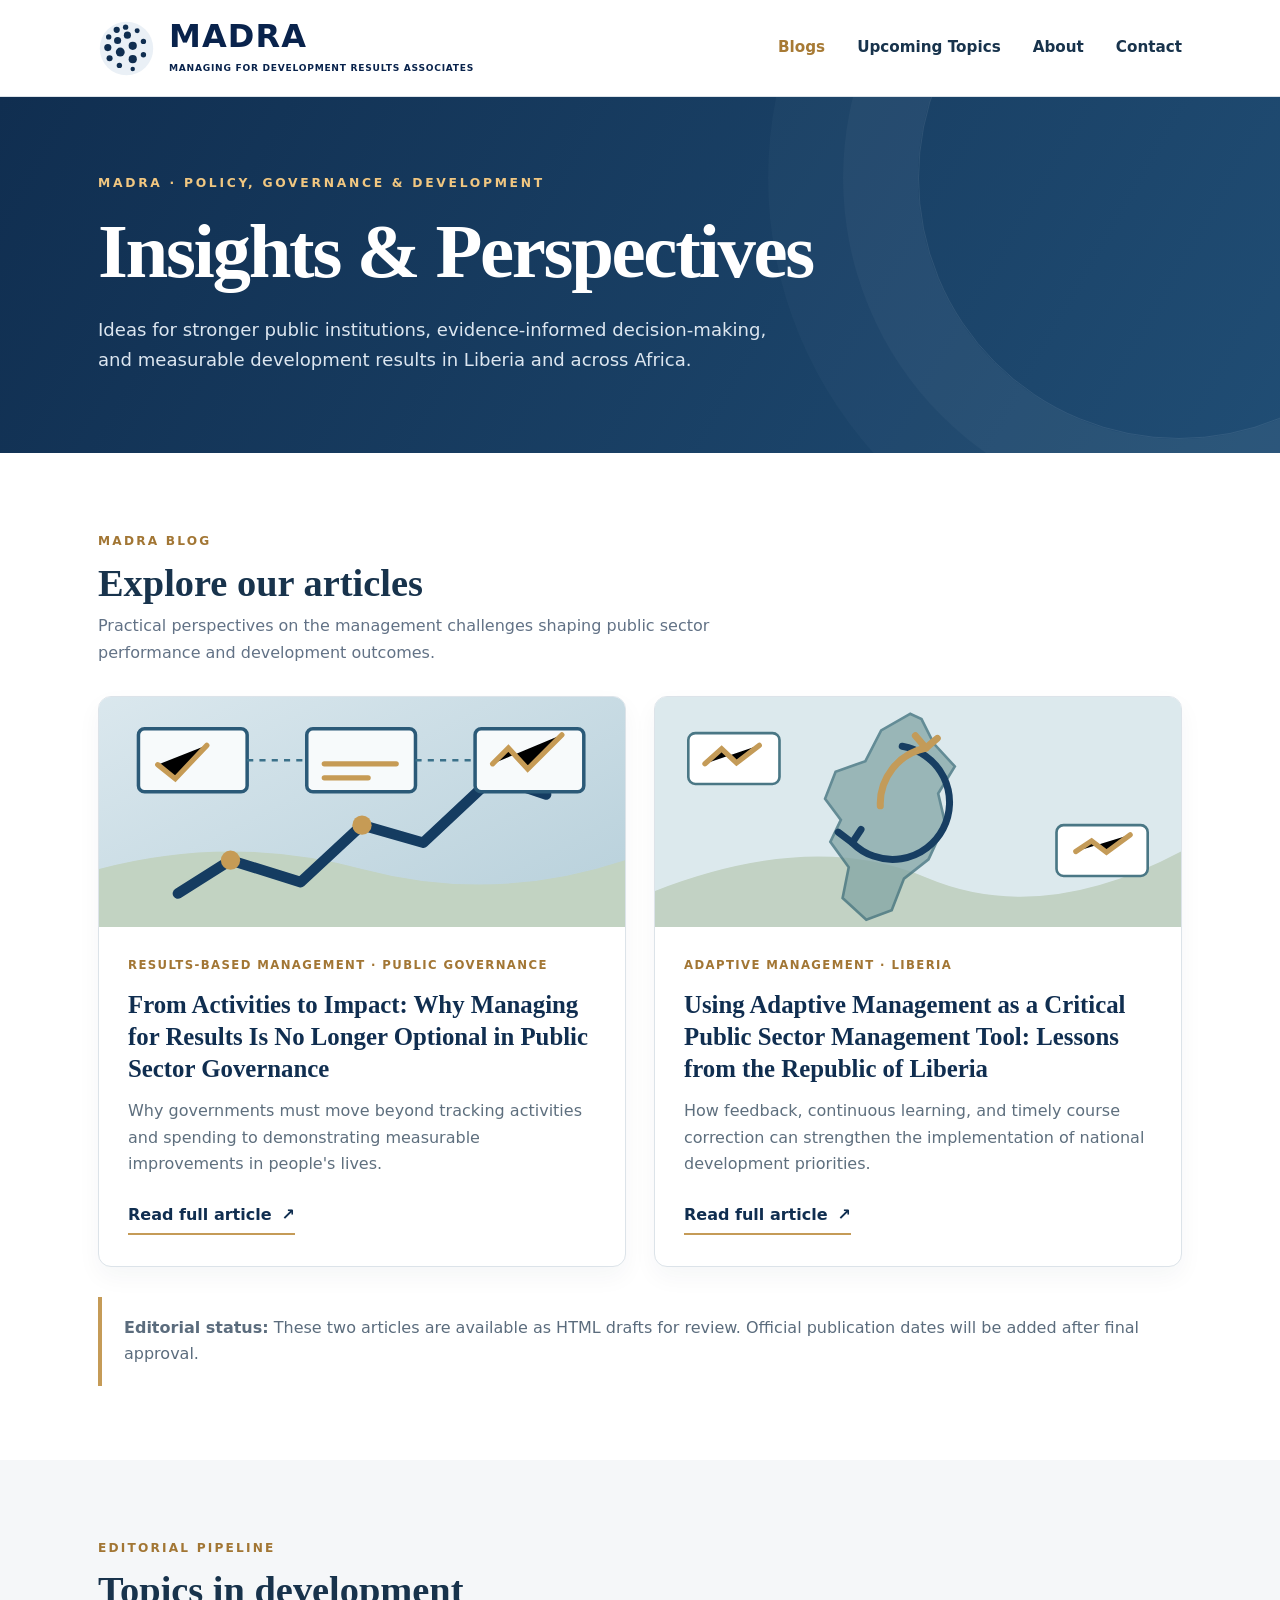
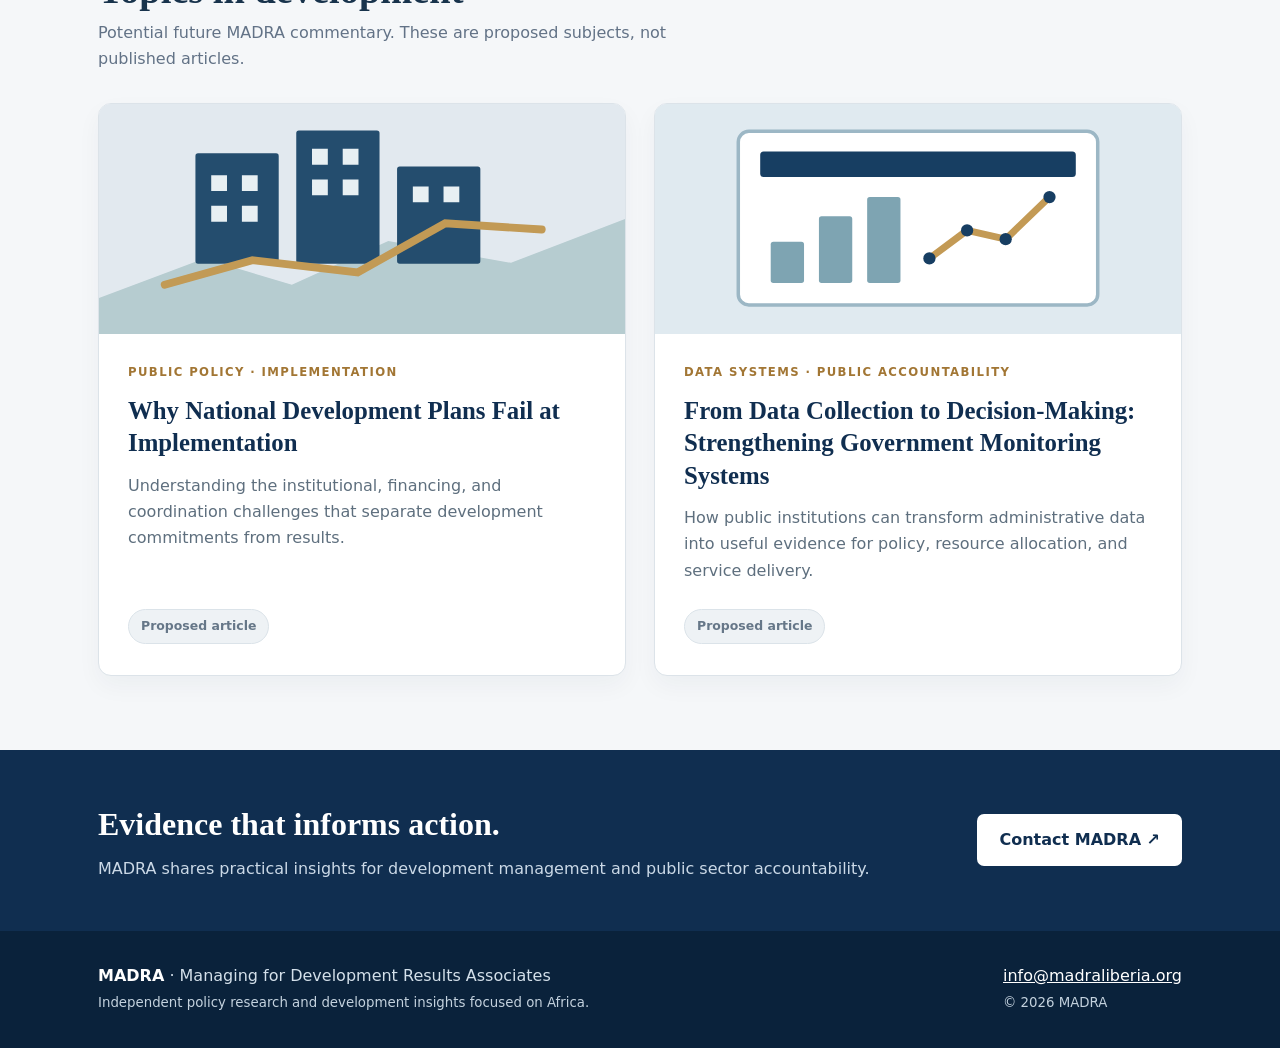
<file: index.html>
<!doctype html>
<html lang="en">
<head>
<meta charset="utf-8">
<meta name="viewport" content="width=device-width,initial-scale=1">
<meta name="theme-color" content="#102e50">
<meta name="description" content="MADRA perspectives on managing for results, adaptive management, public sector governance and development in Liberia and Africa.">
<meta property="og:type" content="website">
<meta property="og:title" content="Insights & Perspectives | MADRA">
<meta property="og:description" content="Independent perspectives on public sector management, evidence, accountability and development results in Africa.">
<meta property="og:url" content="https://madraliberia.org/blog/">
<meta name="twitter:card" content="summary">
<title>Insights & Perspectives | MADRA</title>
<style>
:root{--navy:#102e50;--navy2:#173f66;--ink:#18334c;--muted:#627286;--gold:#c59b57;--paper:#fff;--wash:#f5f7f9;--line:#dce3e9;--max:1140px}*{box-sizing:border-box}html{scroll-behavior:smooth}body{margin:0;color:var(--ink);background:var(--paper);font-family:system-ui,-apple-system,BlinkMacSystemFont,"Segoe UI",sans-serif;line-height:1.65}a{color:inherit}a:focus-visible,button:focus-visible{outline:3px solid var(--gold);outline-offset:3px}.container{max-width:var(--max);margin:auto;padding:0 28px}.skip{position:absolute;left:-9999px;top:0;background:white;padding:10px;z-index:99}.skip:focus{left:10px}.site-header{background:white;border-bottom:1px solid var(--line);position:relative;z-index:10}.header-inner{display:flex;align-items:center;justify-content:space-between;gap:24px;min-height:96px}.brand{text-decoration:none;display:flex;align-items:center;gap:14px}.brand-mark{width:57px;height:57px;flex-shrink:0}.brand-name{font-weight:850;letter-spacing:.035em;color:#09234c;font-size:2rem;line-height:1}.brand-sub{display:block;font-size:.57rem;letter-spacing:.08em;font-weight:750;color:#09234c;margin-top:6px}.nav{display:flex;align-items:center;gap:32px}.nav a{text-decoration:none;font-weight:650;font-size:.95rem}.nav a:hover{color:#a77a34}.nav .active{color:#a77a34}.menu-button{display:none;background:white;border:1px solid var(--line);border-radius:8px;padding:10px 15px;color:var(--navy);font:inherit;font-weight:750;cursor:pointer}.hero{background:linear-gradient(120deg,#102e50,#204d74);color:white;position:relative;overflow:hidden}.hero:after{content:"";position:absolute;width:520px;height:520px;border:1px solid #ffffff17;border-radius:50%;right:-160px;top:-180px;box-shadow:0 0 0 75px #ffffff08,0 0 0 150px #ffffff06;pointer-events:none}.hero .container{position:relative;z-index:1;padding-top:76px;padding-bottom:78px}.eyebrow{text-transform:uppercase;letter-spacing:.22em;color:#f1c781;font-size:.77rem;font-weight:800}.hero h1{font-family:Georgia,"Times New Roman",serif;font-size:clamp(2.7rem,6vw,5.1rem);line-height:1.12;letter-spacing:-.03em;margin:16px 0 20px;max-width:850px}.hero p{max-width:700px;color:#dce6f0;font-size:1.13rem;margin:0}.section{padding:74px 0}.section.alt{background:var(--wash)}.section-heading{display:flex;justify-content:space-between;align-items:end;gap:20px;margin-bottom:30px}.section-heading h2{font-family:Georgia,"Times New Roman",serif;font-size:clamp(1.8rem,3vw,2.6rem);line-height:1.2;margin:7px 0}.section-heading p{margin:0;max-width:630px;color:var(--muted)}.section-label{color:#a27634;font-weight:800;font-size:.76rem;letter-spacing:.18em;text-transform:uppercase}.grid{display:grid;grid-template-columns:repeat(2,minmax(0,1fr));gap:28px}.card{background:white;border:1px solid var(--line);border-radius:13px;overflow:hidden;display:flex;flex-direction:column;box-shadow:0 10px 25px #0c28430b;transition:transform .2s,box-shadow .2s}.card:hover{transform:translateY(-3px);box-shadow:0 15px 32px #0c28431c}.art{height:230px;background:#e8edf1;position:relative;overflow:hidden}.art svg{width:100%;height:100%;display:block}.card-body{padding:29px 29px 31px;display:flex;flex-direction:column;flex:1}.category{color:#a27634;font-weight:800;font-size:.73rem;text-transform:uppercase;letter-spacing:.12em}.card h3{font-family:Georgia,"Times New Roman",serif;font-size:1.55rem;line-height:1.3;color:var(--navy);margin:13px 0}.card p{color:#5e6f7e;margin:0 0 25px}.read-more{display:inline-flex;align-items:center;gap:10px;margin-top:auto;color:var(--navy);font-weight:800;text-decoration:none;border-bottom:2px solid var(--gold);padding-bottom:4px;width:max-content}.read-more:hover{color:#a27634}.pill{display:inline-flex;width:max-content;background:#eef2f5;border:1px solid #dbe3e9;border-radius:100px;padding:6px 12px;color:#667788;font-size:.78rem;font-weight:750;margin-top:auto}.note{background:#fff;border-left:4px solid var(--gold);padding:18px 22px;margin-top:30px;color:#5b6c7d}.cta{background:var(--navy);color:white;padding:48px 0}.cta-inner{display:flex;align-items:center;justify-content:space-between;gap:24px}.cta h2{font-family:Georgia,"Times New Roman",serif;margin:0 0 6px;font-size:2rem}.cta p{color:#cbd9e7;margin:0}.contact-button{display:inline-block;background:white;color:var(--navy);padding:13px 22px;border-radius:7px;text-decoration:none;font-weight:800;white-space:nowrap}.footer{background:#0a223b;color:#d4e0ea;padding:32px 0}.footer-inner{display:flex;justify-content:space-between;gap:18px;flex-wrap:wrap}.footer strong{color:white}.footer a{color:#fff}.footer small{color:#c4d2de}.africa-stroke{stroke-linecap:round;stroke-linejoin:round}@media(max-width:760px){.container{padding-left:21px;padding-right:21px}.header-inner{min-height:82px}.brand-mark{width:45px;height:45px}.brand-name{font-size:1.65rem}.brand-sub{font-size:.47rem}.menu-button{display:block}.nav{display:none;position:absolute;top:100%;left:0;right:0;background:white;box-shadow:0 12px 20px #132c4519;padding:12px 22px 20px;flex-direction:column;align-items:stretch;gap:0}.nav.open{display:flex}.nav a{padding:13px 8px;border-bottom:1px solid var(--line)}.hero .container{padding-top:56px;padding-bottom:62px}.hero p{font-size:1rem}.section{padding:52px 0}.grid{grid-template-columns:1fr;gap:22px}.art{height:210px}.card-body{padding:24px}.card h3{font-size:1.42rem}.section-heading{display:block}.cta-inner{display:block}.contact-button{margin-top:23px}.footer-inner{display:block}.footer-inner small{display:block;margin-top:15px}}@media(prefers-reduced-motion:reduce){html{scroll-behavior:auto}.card{transition:none}}
</style>
</head>
<body>
<a class="skip" href="#main">Skip to content</a>
<header class="site-header"><div class="container header-inner">
<a class="brand" href="#top" aria-label="MADRA Blog home"><svg class="brand-mark" viewBox="0 0 64 64" role="img" aria-label="MADRA globe mark"><circle cx="32" cy="32" r="30" fill="#eaf0f6"/><g fill="#102e50"><circle cx="12" cy="19" r="3"/><circle cx="21" cy="11" r="3.5"/><circle cx="31" cy="8" r="3"/><circle cx="11" cy="31" r="4"/><circle cx="22" cy="23" r="4"/><circle cx="33" cy="17" r="4"/><circle cx="44" cy="12" r="2.8"/><circle cx="13" cy="43" r="3.4"/><circle cx="25" cy="36" r="5"/><circle cx="39" cy="29" r="4.6"/><circle cx="51" cy="24" r="3"/><circle cx="24" cy="51" r="3"/><circle cx="39" cy="44" r="4.6"/><circle cx="51" cy="39" r="3"/><circle cx="39" cy="55" r="2.5"/></g></svg><span><span class="brand-name">MADRA</span><span class="brand-sub">MANAGING FOR DEVELOPMENT RESULTS ASSOCIATES</span></span></a>
<button class="menu-button" type="button" aria-controls="site-nav" aria-expanded="false">☰ Menu</button>
<nav id="site-nav" class="nav" aria-label="Main navigation"><a class="active" href="#articles">Blogs</a><a href="#upcoming">Upcoming Topics</a><a href="#about">About</a><a href="mailto:info@madraliberia.org">Contact</a></nav>
</div></header>
<main id="main">
<section id="top" class="hero"><div class="container"><div class="eyebrow">MADRA · Policy, governance & development</div><h1>Insights &amp; Perspectives</h1><p>Ideas for stronger public institutions, evidence-informed decision-making, and measurable development results in Liberia and across Africa.</p></div></section>
<section class="section" id="articles"><div class="container"><div class="section-heading"><div><span class="section-label">MADRA Blog</span><h2>Explore our articles</h2><p>Practical perspectives on the management challenges shaping public sector performance and development outcomes.</p></div></div>
<div class="grid">
<article class="card"><div class="art" aria-hidden="true"><svg viewBox="0 0 600 290" preserveAspectRatio="xMidYMid slice"><defs><linearGradient id="a" x2="1" y2="1"><stop stop-color="#dbe8ee"/><stop offset="1" stop-color="#b6cfda"/></linearGradient></defs><rect width="600" height="290" fill="url(#a)"/><path d="M0 210Q150 170 300 210T600 200V290H0Z" fill="#c2d3c2"/><path d="M90 238L150 200L230 225L300 160L370 180L450 105L510 125" fill="none" stroke="#153c61" stroke-width="12" stroke-linecap="round" stroke-linejoin="round"/><g fill="#c69b55"><circle cx="150" cy="200" r="11"/><circle cx="300" cy="160" r="11"/><circle cx="450" cy="105" r="11"/></g><g fill="#f7fafb" stroke="#2b5a78" stroke-width="4"><rect x="45" y="50" width="124" height="72" rx="7"/><rect x="237" y="50" width="124" height="72" rx="7"/><rect x="429" y="50" width="124" height="72" rx="7"/></g><g stroke="#c69b55" stroke-width="6" stroke-linecap="round"><path d="M67 91l20 16 36-38"/><path d="M257 90h82"/><path d="M257 106h50"/><path d="M449 90l18-18 22 24 39-39"/></g><g stroke="#3b718a" stroke-width="3" stroke-dasharray="7 7"><path d="M169 86h67M361 86h67"/></g></svg></div><div class="card-body"><span class="category">Results-based management · Public governance</span><h3>From Activities to Impact: Why Managing for Results Is No Longer Optional in Public Sector Governance</h3><p>Why governments must move beyond tracking activities and spending to demonstrating measurable improvements in people's lives.</p><a class="read-more" href="blogs/managing-for-results/managing_for_results.html" aria-label="Read From Activities to Impact">Read full article <span aria-hidden="true">↗</span></a></div></article>
<article class="card"><div class="art" aria-hidden="true"><svg viewBox="0 0 600 290" preserveAspectRatio="xMidYMid slice"><rect width="600" height="290" fill="#dce9ed"/><path d="M0 235Q180 165 310 220T600 190V290H0Z" fill="#c2d2c4"/><g transform="translate(170 22)"><path d="M121 11l-33 19-18 35-34 12-12 31 18 24-12 25 21 29-7 35 27 25 29-11 14-36 28-22 19-41-8-34 19-31-24-26-14-28z" fill="#83a5a5" opacity=".75" stroke="#3b6c78" stroke-width="3"/><path d="M112 48a65 65 0 1 1-57 110" fill="none" stroke="#173e62" stroke-width="8" stroke-linecap="round"/><path d="M65 143l-10 15-16-12" fill="none" stroke="#173e62" stroke-width="8" stroke-linecap="round" stroke-linejoin="round"/><path d="M87 116a65 65 0 0 1 52-66" fill="none" stroke="#c39b59" stroke-width="8" stroke-linecap="round"/><path d="M127 36l12 14 13-11" fill="none" stroke="#c39b59" stroke-width="8" stroke-linecap="round" stroke-linejoin="round"/></g><g fill="#fff" stroke="#4a7785" stroke-width="3"><rect x="38" y="55" width="104" height="58" rx="8"/><rect x="458" y="160" width="104" height="58" rx="8"/></g><g stroke="#c49b58" stroke-width="6" stroke-linecap="round"><path d="M57 90l19-17 17 16 26-20"/><path d="M480 190l18-12 17 13 27-20"/></g></svg></div><div class="card-body"><span class="category">Adaptive management · Liberia</span><h3>Using Adaptive Management as a Critical Public Sector Management Tool: Lessons from the Republic of Liberia</h3><p>How feedback, continuous learning, and timely course correction can strengthen the implementation of national development priorities.</p><a class="read-more" href="blogs/adaptive-management/adaptive_management.html" aria-label="Read Using Adaptive Management">Read full article <span aria-hidden="true">↗</span></a></div></article>
</div><div class="note"><strong>Editorial status:</strong> These two articles are available as HTML drafts for review. Official publication dates will be added after final approval.</div></div></section>
<section class="section alt" id="upcoming"><div class="container"><div class="section-heading"><div><span class="section-label">Editorial pipeline</span><h2>Topics in development</h2><p>Potential future MADRA commentary. These are proposed subjects, not published articles.</p></div></div><div class="grid">
<article class="card"><div class="art" aria-hidden="true"><svg viewBox="0 0 600 290" preserveAspectRatio="xMidYMid slice"><rect width="600" height="290" fill="#e2e9ef"/><path d="M0 235L120 190L220 220L330 170L470 195L600 145V290H0" fill="#b6ccd0"/><g fill="#244d6e"><rect x="110" y="70" width="95" height="126" rx="3"/><rect x="225" y="44" width="95" height="152" rx="3"/><rect x="340" y="85" width="95" height="111" rx="3"/></g><g fill="#e8f0f3"><path d="M128 95h18v18h-18zm35 0h18v18h-18zm-35 35h18v18h-18zm35 0h18v18h-18zm80-65h18v18h-18zm35 0h18v18h-18zm-35 35h18v18h-18zm35 0h18v18h-18zm80 8h18v18h-18zm35 0h18v18h-18z"/></g><path d="M75 220l100-28 120 14 100-56 110 7" fill="none" stroke="#c29a55" stroke-width="9" stroke-linecap="round"/></svg></div><div class="card-body"><span class="category">Public policy · Implementation</span><h3>Why National Development Plans Fail at Implementation</h3><p>Understanding the institutional, financing, and coordination challenges that separate development commitments from results.</p><span class="pill">Proposed article</span></div></article>
<article class="card"><div class="art" aria-hidden="true"><svg viewBox="0 0 600 290" preserveAspectRatio="xMidYMid slice"><rect width="600" height="290" fill="#e0eaf0"/><rect x="95" y="45" width="410" height="198" rx="12" fill="#fff" stroke="#9cb7c5" stroke-width="4"/><rect x="120" y="68" width="360" height="29" rx="4" fill="#173e62"/><g fill="#7ea4b2"><rect x="132" y="171" width="38" height="47" rx="3"/><rect x="187" y="142" width="38" height="76" rx="3"/><rect x="242" y="120" width="38" height="98" rx="3"/></g><path d="M313 190l43-32 44 10 50-48" fill="none" stroke="#c39a55" stroke-width="8" stroke-linecap="round" stroke-linejoin="round"/><g fill="#173e62"><circle cx="313" cy="190" r="7"/><circle cx="356" cy="158" r="7"/><circle cx="400" cy="168" r="7"/><circle cx="450" cy="120" r="7"/></g></svg></div><div class="card-body"><span class="category">Data systems · Public accountability</span><h3>From Data Collection to Decision-Making: Strengthening Government Monitoring Systems</h3><p>How public institutions can transform administrative data into useful evidence for policy, resource allocation, and service delivery.</p><span class="pill">Proposed article</span></div></article>
</div></div></section>
<section class="cta" id="about"><div class="container cta-inner"><div><h2>Evidence that informs action.</h2><p>MADRA shares practical insights for development management and public sector accountability.</p></div><a class="contact-button" href="mailto:info@madraliberia.org">Contact MADRA ↗</a></div></section>
</main><footer class="footer"><div class="container footer-inner"><div><strong>MADRA</strong> · Managing for Development Results Associates<br><small>Independent policy research and development insights focused on Africa.</small></div><div><a href="mailto:info@madraliberia.org">info@madraliberia.org</a><br><small>© 2026 MADRA</small></div></div></footer>
<script>const btn=document.querySelector('.menu-button'),nav=document.getElementById('site-nav');btn.addEventListener('click',()=>{const open=nav.classList.toggle('open');btn.setAttribute('aria-expanded',String(open));btn.textContent=open?'✕ Close':'☰ Menu'});nav.querySelectorAll('a').forEach(a=>a.addEventListener('click',()=>{nav.classList.remove('open');btn.setAttribute('aria-expanded','false');btn.textContent='☰ Menu'}));</script>
</body></html>
</file>
